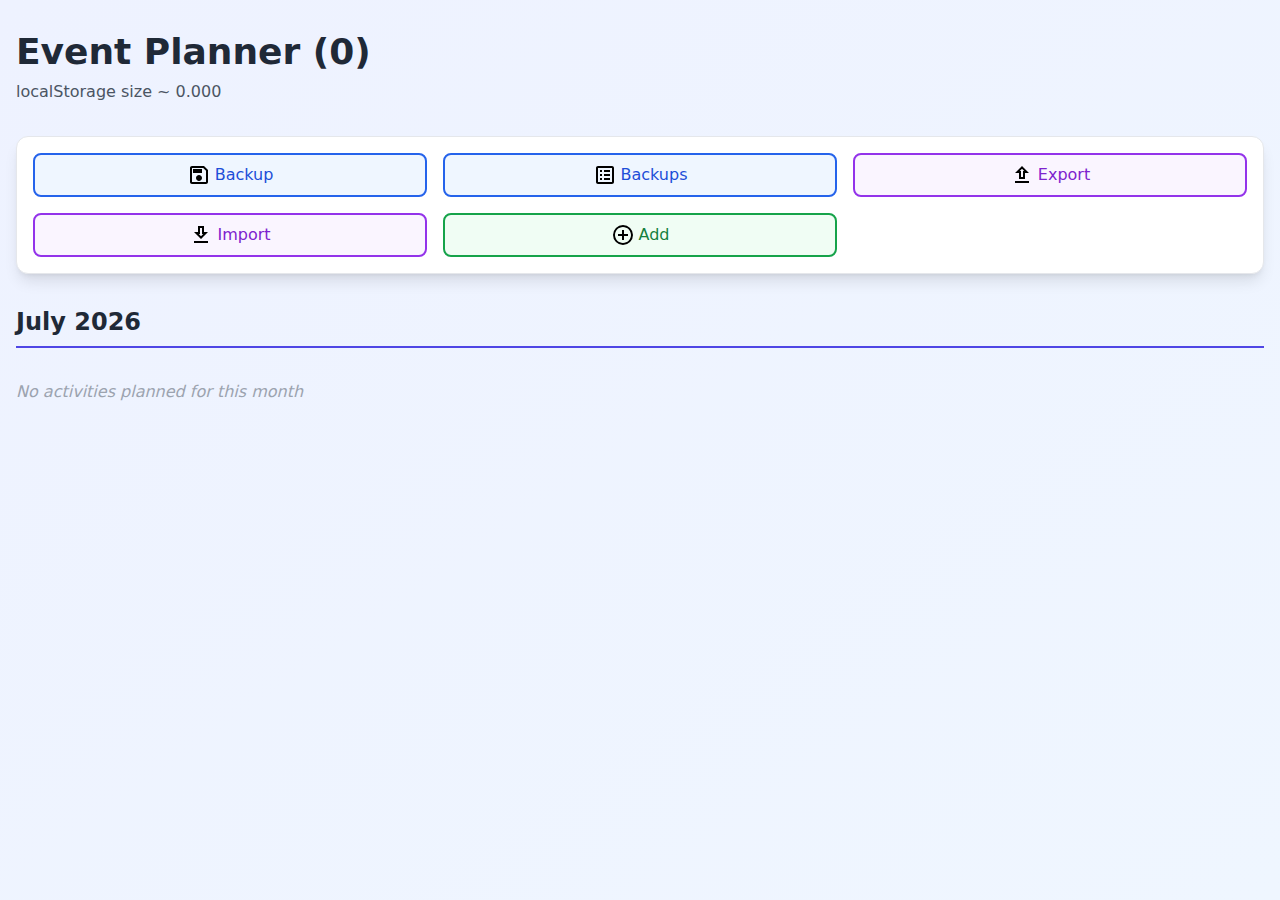
<file: planner/index.html>
<!DOCTYPE html>
<html lang="en">
  <head>
    <meta charset="UTF-8" />
    <link rel="icon" type="image/svg+xml" href="/vite.svg" />
    <meta name="viewport" content="width=device-width, initial-scale=1.0" />
    <meta name="theme-color" content="#6366f1" />
    <title>Event Planner</title>
    <script type="module" crossorigin src="/planner/assets/index-BwKV4uLC.js"></script>
    <link rel="stylesheet" crossorigin href="/planner/assets/index-Cf2uO8eh.css">
  <link rel="manifest" href="/planner/manifest.webmanifest"><script id="vite-plugin-pwa:register-sw" src="/planner/registerSW.js"></script></head>
  <body>
    <div id="app"></div>
  </body>
</html>
</file>
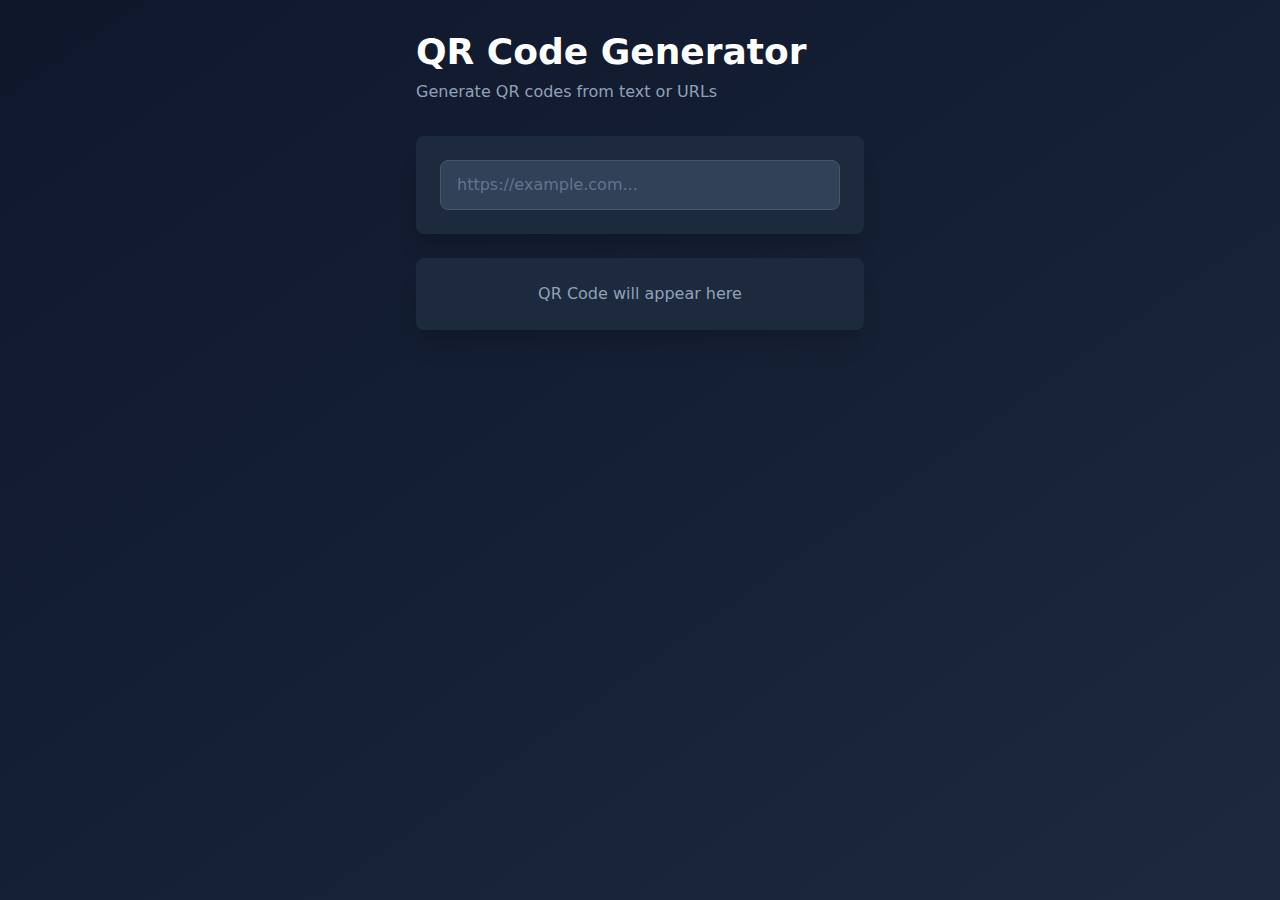
<file: qrcode/index.html>
<!doctype html>
<html lang="en">
  <head>
    <meta charset="UTF-8" />
    <!-- <meta name="color-scheme" content="light" /> -->
    <meta name="color-scheme" content="light dark" />
    <link rel="icon" type="image/x-icon" href="/qrcode/qrcode.ico" />
    <meta name="viewport" content="width=device-width, initial-scale=1.0" />
    <title> Qrcode generator </title>
    <script type="module" crossorigin src="/qrcode/assets/index-CghSPINJ.js"></script>
    <link rel="stylesheet" crossorigin href="/qrcode/assets/index-B0m99VZN.css">
  <link rel="manifest" href="/qrcode/manifest.webmanifest"><script id="vite-plugin-pwa:register-sw" src="/qrcode/registerSW.js"></script></head>
  <body>
    <div id="app"></div>
  </body>
</html>
</file>
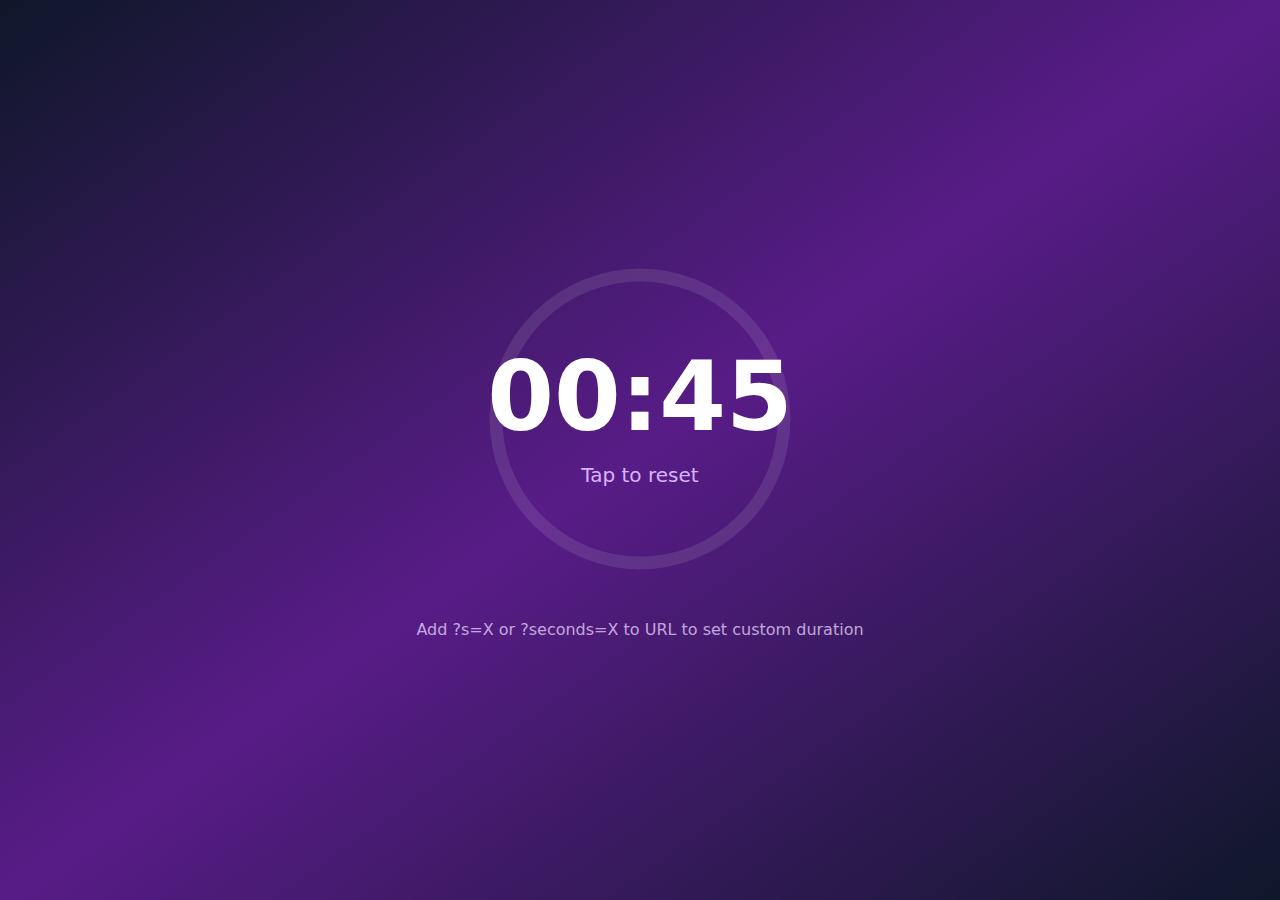
<file: timer/index.html>
<!DOCTYPE html>
<html lang="en">
  <head>
    <meta charset="UTF-8" />
    <link rel="icon" type="image/svg+xml" href="/vite.svg" />
    <meta name="viewport" content="width=device-width, initial-scale=1.0" />
    <meta name="theme-color" content="#6366f1" />
    <title>Countdown timer</title>
    <script type="module" crossorigin src="/timer/assets/index-DkCSlcEg.js"></script>
    <link rel="stylesheet" crossorigin href="/timer/assets/index-BojtV80K.css">
  <link rel="manifest" href="/timer/manifest.webmanifest"><script id="vite-plugin-pwa:register-sw" src="/timer/registerSW.js"></script></head>
  <body>
    <div id="app"></div>
  </body>
</html>
</file>
<file: planner/assets/index-Cf2uO8eh.css>
*,:before,:after{--tw-border-spacing-x: 0;--tw-border-spacing-y: 0;--tw-translate-x: 0;--tw-translate-y: 0;--tw-rotate: 0;--tw-skew-x: 0;--tw-skew-y: 0;--tw-scale-x: 1;--tw-scale-y: 1;--tw-pan-x: ;--tw-pan-y: ;--tw-pinch-zoom: ;--tw-scroll-snap-strictness: proximity;--tw-gradient-from-position: ;--tw-gradient-via-position: ;--tw-gradient-to-position: ;--tw-ordinal: ;--tw-slashed-zero: ;--tw-numeric-figure: ;--tw-numeric-spacing: ;--tw-numeric-fraction: ;--tw-ring-inset: ;--tw-ring-offset-width: 0px;--tw-ring-offset-color: #fff;--tw-ring-color: rgb(59 130 246 / .5);--tw-ring-offset-shadow: 0 0 #0000;--tw-ring-shadow: 0 0 #0000;--tw-shadow: 0 0 #0000;--tw-shadow-colored: 0 0 #0000;--tw-blur: ;--tw-brightness: ;--tw-contrast: ;--tw-grayscale: ;--tw-hue-rotate: ;--tw-invert: ;--tw-saturate: ;--tw-sepia: ;--tw-drop-shadow: ;--tw-backdrop-blur: ;--tw-backdrop-brightness: ;--tw-backdrop-contrast: ;--tw-backdrop-grayscale: ;--tw-backdrop-hue-rotate: ;--tw-backdrop-invert: ;--tw-backdrop-opacity: ;--tw-backdrop-saturate: ;--tw-backdrop-sepia: ;--tw-contain-size: ;--tw-contain-layout: ;--tw-contain-paint: ;--tw-contain-style: }::backdrop{--tw-border-spacing-x: 0;--tw-border-spacing-y: 0;--tw-translate-x: 0;--tw-translate-y: 0;--tw-rotate: 0;--tw-skew-x: 0;--tw-skew-y: 0;--tw-scale-x: 1;--tw-scale-y: 1;--tw-pan-x: ;--tw-pan-y: ;--tw-pinch-zoom: ;--tw-scroll-snap-strictness: proximity;--tw-gradient-from-position: ;--tw-gradient-via-position: ;--tw-gradient-to-position: ;--tw-ordinal: ;--tw-slashed-zero: ;--tw-numeric-figure: ;--tw-numeric-spacing: ;--tw-numeric-fraction: ;--tw-ring-inset: ;--tw-ring-offset-width: 0px;--tw-ring-offset-color: #fff;--tw-ring-color: rgb(59 130 246 / .5);--tw-ring-offset-shadow: 0 0 #0000;--tw-ring-shadow: 0 0 #0000;--tw-shadow: 0 0 #0000;--tw-shadow-colored: 0 0 #0000;--tw-blur: ;--tw-brightness: ;--tw-contrast: ;--tw-grayscale: ;--tw-hue-rotate: ;--tw-invert: ;--tw-saturate: ;--tw-sepia: ;--tw-drop-shadow: ;--tw-backdrop-blur: ;--tw-backdrop-brightness: ;--tw-backdrop-contrast: ;--tw-backdrop-grayscale: ;--tw-backdrop-hue-rotate: ;--tw-backdrop-invert: ;--tw-backdrop-opacity: ;--tw-backdrop-saturate: ;--tw-backdrop-sepia: ;--tw-contain-size: ;--tw-contain-layout: ;--tw-contain-paint: ;--tw-contain-style: }*,:before,:after{box-sizing:border-box;border-width:0;border-style:solid;border-color:#e5e7eb}:before,:after{--tw-content: ""}html,:host{line-height:1.5;-webkit-text-size-adjust:100%;-moz-tab-size:4;-o-tab-size:4;tab-size:4;font-family:ui-sans-serif,system-ui,sans-serif,"Apple Color Emoji","Segoe UI Emoji",Segoe UI Symbol,"Noto Color Emoji";font-feature-settings:normal;font-variation-settings:normal;-webkit-tap-highlight-color:transparent}body{margin:0;line-height:inherit}hr{height:0;color:inherit;border-top-width:1px}abbr:where([title]){-webkit-text-decoration:underline dotted;text-decoration:underline dotted}h1,h2,h3,h4,h5,h6{font-size:inherit;font-weight:inherit}a{color:inherit;text-decoration:inherit}b,strong{font-weight:bolder}code,kbd,samp,pre{font-family:ui-monospace,SFMono-Regular,Menlo,Monaco,Consolas,Liberation Mono,Courier New,monospace;font-feature-settings:normal;font-variation-settings:normal;font-size:1em}small{font-size:80%}sub,sup{font-size:75%;line-height:0;position:relative;vertical-align:baseline}sub{bottom:-.25em}sup{top:-.5em}table{text-indent:0;border-color:inherit;border-collapse:collapse}button,input,optgroup,select,textarea{font-family:inherit;font-feature-settings:inherit;font-variation-settings:inherit;font-size:100%;font-weight:inherit;line-height:inherit;letter-spacing:inherit;color:inherit;margin:0;padding:0}button,select{text-transform:none}button,input:where([type=button]),input:where([type=reset]),input:where([type=submit]){-webkit-appearance:button;background-color:transparent;background-image:none}:-moz-focusring{outline:auto}:-moz-ui-invalid{box-shadow:none}progress{vertical-align:baseline}::-webkit-inner-spin-button,::-webkit-outer-spin-button{height:auto}[type=search]{-webkit-appearance:textfield;outline-offset:-2px}::-webkit-search-decoration{-webkit-appearance:none}::-webkit-file-upload-button{-webkit-appearance:button;font:inherit}summary{display:list-item}blockquote,dl,dd,h1,h2,h3,h4,h5,h6,hr,figure,p,pre{margin:0}fieldset{margin:0;padding:0}legend{padding:0}ol,ul,menu{list-style:none;margin:0;padding:0}dialog{padding:0}textarea{resize:vertical}input::-moz-placeholder,textarea::-moz-placeholder{opacity:1;color:#9ca3af}input::placeholder,textarea::placeholder{opacity:1;color:#9ca3af}button,[role=button]{cursor:pointer}:disabled{cursor:default}img,svg,video,canvas,audio,iframe,embed,object{display:block;vertical-align:middle}img,video{max-width:100%;height:auto}[hidden]:where(:not([hidden=until-found])){display:none}.container{width:100%}@media (min-width: 640px){.container{max-width:640px}}@media (min-width: 768px){.container{max-width:768px}}@media (min-width: 1024px){.container{max-width:1024px}}@media (min-width: 1280px){.container{max-width:1280px}}@media (min-width: 1536px){.container{max-width:1536px}}.fixed{position:fixed}.relative{position:relative}.inset-0{top:0;right:0;bottom:0;left:0}.right-2{right:.5rem}.top-2{top:.5rem}.z-50{z-index:50}.mx-auto{margin-left:auto;margin-right:auto}.my-4{margin-top:1rem;margin-bottom:1rem}.mb-2{margin-bottom:.5rem}.mb-3{margin-bottom:.75rem}.mb-4{margin-bottom:1rem}.mb-8{margin-bottom:2rem}.mt-4{margin-top:1rem}.flex{display:flex}.grid{display:grid}.hidden{display:none}.h-14{height:3.5rem}.h-4{height:1rem}.h-5{height:1.25rem}.h-8{height:2rem}.h-\[1\.5em\]{height:1.5em}.max-h-96{max-height:24rem}.max-h-full{max-height:100%}.min-h-screen{min-height:100vh}.w-14{width:3.5rem}.w-4{width:1rem}.w-5{width:1.25rem}.w-8{width:2rem}.w-\[1\.5em\]{width:1.5em}.w-full{width:100%}.max-w-7xl{max-width:80rem}.max-w-full{max-width:100%}.max-w-md{max-width:28rem}.flex-1{flex:1 1 0%}.flex-shrink-0{flex-shrink:0}.select-none{-webkit-user-select:none;-moz-user-select:none;user-select:none}.grid-cols-1{grid-template-columns:repeat(1,minmax(0,1fr))}.grid-cols-2{grid-template-columns:repeat(2,minmax(0,1fr))}.grid-cols-4{grid-template-columns:repeat(4,minmax(0,1fr))}.items-start{align-items:flex-start}.items-center{align-items:center}.justify-center{justify-content:center}.justify-between{justify-content:space-between}.gap-1{gap:.25rem}.gap-2{gap:.5rem}.gap-3{gap:.75rem}.gap-4{gap:1rem}.gap-8{gap:2rem}.space-y-2>:not([hidden])~:not([hidden]){--tw-space-y-reverse: 0;margin-top:calc(.5rem * calc(1 - var(--tw-space-y-reverse)));margin-bottom:calc(.5rem * var(--tw-space-y-reverse))}.space-y-8>:not([hidden])~:not([hidden]){--tw-space-y-reverse: 0;margin-top:calc(2rem * calc(1 - var(--tw-space-y-reverse)));margin-bottom:calc(2rem * var(--tw-space-y-reverse))}.overflow-hidden{overflow:hidden}.overflow-y-auto{overflow-y:auto}.text-ellipsis{text-overflow:ellipsis}.whitespace-nowrap{white-space:nowrap}.rounded{border-radius:.25rem}.rounded-lg{border-radius:.5rem}.rounded-md{border-radius:.375rem}.rounded-xl{border-radius:.75rem}.border{border-width:1px}.border-2{border-width:2px}.border-b-2{border-bottom-width:2px}.border-blue-600{--tw-border-opacity: 1;border-color:rgb(37 99 235 / var(--tw-border-opacity, 1))}.border-gray-200{--tw-border-opacity: 1;border-color:rgb(229 231 235 / var(--tw-border-opacity, 1))}.border-gray-300{--tw-border-opacity: 1;border-color:rgb(209 213 219 / var(--tw-border-opacity, 1))}.border-green-600{--tw-border-opacity: 1;border-color:rgb(22 163 74 / var(--tw-border-opacity, 1))}.border-indigo-600{--tw-border-opacity: 1;border-color:rgb(79 70 229 / var(--tw-border-opacity, 1))}.border-purple-600{--tw-border-opacity: 1;border-color:rgb(147 51 234 / var(--tw-border-opacity, 1))}.border-red-500\/50{border-color:#ef444480}.bg-black{--tw-bg-opacity: 1;background-color:rgb(0 0 0 / var(--tw-bg-opacity, 1))}.bg-blue-100{--tw-bg-opacity: 1;background-color:rgb(219 234 254 / var(--tw-bg-opacity, 1))}.bg-blue-300{--tw-bg-opacity: 1;background-color:rgb(147 197 253 / var(--tw-bg-opacity, 1))}.bg-blue-50{--tw-bg-opacity: 1;background-color:rgb(239 246 255 / var(--tw-bg-opacity, 1))}.bg-gray-300{--tw-bg-opacity: 1;background-color:rgb(209 213 219 / var(--tw-bg-opacity, 1))}.bg-gray-800{--tw-bg-opacity: 1;background-color:rgb(31 41 55 / var(--tw-bg-opacity, 1))}.bg-green-100{--tw-bg-opacity: 1;background-color:rgb(220 252 231 / var(--tw-bg-opacity, 1))}.bg-green-300{--tw-bg-opacity: 1;background-color:rgb(134 239 172 / var(--tw-bg-opacity, 1))}.bg-green-50{--tw-bg-opacity: 1;background-color:rgb(240 253 244 / var(--tw-bg-opacity, 1))}.bg-green-600{--tw-bg-opacity: 1;background-color:rgb(22 163 74 / var(--tw-bg-opacity, 1))}.bg-indigo-600{--tw-bg-opacity: 1;background-color:rgb(79 70 229 / var(--tw-bg-opacity, 1))}.bg-purple-50{--tw-bg-opacity: 1;background-color:rgb(250 245 255 / var(--tw-bg-opacity, 1))}.bg-red-100{--tw-bg-opacity: 1;background-color:rgb(254 226 226 / var(--tw-bg-opacity, 1))}.bg-red-300{--tw-bg-opacity: 1;background-color:rgb(252 165 165 / var(--tw-bg-opacity, 1))}.bg-red-500{--tw-bg-opacity: 1;background-color:rgb(239 68 68 / var(--tw-bg-opacity, 1))}.bg-red-600{--tw-bg-opacity: 1;background-color:rgb(220 38 38 / var(--tw-bg-opacity, 1))}.bg-red-900\/30{background-color:#7f1d1d4d}.bg-white{--tw-bg-opacity: 1;background-color:rgb(255 255 255 / var(--tw-bg-opacity, 1))}.bg-yellow-100{--tw-bg-opacity: 1;background-color:rgb(254 249 195 / var(--tw-bg-opacity, 1))}.bg-yellow-300{--tw-bg-opacity: 1;background-color:rgb(253 224 71 / var(--tw-bg-opacity, 1))}.bg-opacity-95{--tw-bg-opacity: .95}.bg-gradient-to-br{background-image:linear-gradient(to bottom right,var(--tw-gradient-stops))}.from-indigo-50{--tw-gradient-from: #eef2ff var(--tw-gradient-from-position);--tw-gradient-to: rgb(238 242 255 / 0) var(--tw-gradient-to-position);--tw-gradient-stops: var(--tw-gradient-from), var(--tw-gradient-to)}.to-blue-50{--tw-gradient-to: #eff6ff var(--tw-gradient-to-position)}.object-contain{-o-object-fit:contain;object-fit:contain}.object-cover{-o-object-fit:cover;object-fit:cover}.p-1{padding:.25rem}.p-4{padding:1rem}.p-6{padding:1.5rem}.px-3{padding-left:.75rem;padding-right:.75rem}.px-4{padding-left:1rem;padding-right:1rem}.py-1{padding-top:.25rem;padding-bottom:.25rem}.py-2{padding-top:.5rem;padding-bottom:.5rem}.py-4{padding-top:1rem;padding-bottom:1rem}.py-8{padding-top:2rem;padding-bottom:2rem}.pb-2{padding-bottom:.5rem}.text-2xl{font-size:1.5rem;line-height:2rem}.text-4xl{font-size:2.25rem;line-height:2.5rem}.text-lg{font-size:1.125rem;line-height:1.75rem}.text-sm{font-size:.875rem;line-height:1.25rem}.font-bold{font-weight:700}.font-medium{font-weight:500}.font-semibold{font-weight:600}.italic{font-style:italic}.text-blue-500{--tw-text-opacity: 1;color:rgb(59 130 246 / var(--tw-text-opacity, 1))}.text-blue-600{--tw-text-opacity: 1;color:rgb(37 99 235 / var(--tw-text-opacity, 1))}.text-blue-700{--tw-text-opacity: 1;color:rgb(29 78 216 / var(--tw-text-opacity, 1))}.text-gray-400{--tw-text-opacity: 1;color:rgb(156 163 175 / var(--tw-text-opacity, 1))}.text-gray-600{--tw-text-opacity: 1;color:rgb(75 85 99 / var(--tw-text-opacity, 1))}.text-gray-700{--tw-text-opacity: 1;color:rgb(55 65 81 / var(--tw-text-opacity, 1))}.text-gray-800{--tw-text-opacity: 1;color:rgb(31 41 55 / var(--tw-text-opacity, 1))}.text-green-700{--tw-text-opacity: 1;color:rgb(21 128 61 / var(--tw-text-opacity, 1))}.text-indigo-600{--tw-text-opacity: 1;color:rgb(79 70 229 / var(--tw-text-opacity, 1))}.text-purple-700{--tw-text-opacity: 1;color:rgb(126 34 206 / var(--tw-text-opacity, 1))}.text-red-400{--tw-text-opacity: 1;color:rgb(248 113 113 / var(--tw-text-opacity, 1))}.text-red-600{--tw-text-opacity: 1;color:rgb(220 38 38 / var(--tw-text-opacity, 1))}.text-white{--tw-text-opacity: 1;color:rgb(255 255 255 / var(--tw-text-opacity, 1))}.underline{text-decoration-line:underline}.line-through{text-decoration-line:line-through}.opacity-100{opacity:1}.shadow-lg{--tw-shadow: 0 10px 15px -3px rgb(0 0 0 / .1), 0 4px 6px -4px rgb(0 0 0 / .1);--tw-shadow-colored: 0 10px 15px -3px var(--tw-shadow-color), 0 4px 6px -4px var(--tw-shadow-color);box-shadow:var(--tw-ring-offset-shadow, 0 0 #0000),var(--tw-ring-shadow, 0 0 #0000),var(--tw-shadow)}.shadow-md{--tw-shadow: 0 4px 6px -1px rgb(0 0 0 / .1), 0 2px 4px -2px rgb(0 0 0 / .1);--tw-shadow-colored: 0 4px 6px -1px var(--tw-shadow-color), 0 2px 4px -2px var(--tw-shadow-color);box-shadow:var(--tw-ring-offset-shadow, 0 0 #0000),var(--tw-ring-shadow, 0 0 #0000),var(--tw-shadow)}.filter{filter:var(--tw-blur) var(--tw-brightness) var(--tw-contrast) var(--tw-grayscale) var(--tw-hue-rotate) var(--tw-invert) var(--tw-saturate) var(--tw-sepia) var(--tw-drop-shadow)}.transition{transition-property:color,background-color,border-color,text-decoration-color,fill,stroke,opacity,box-shadow,transform,filter,backdrop-filter;transition-timing-function:cubic-bezier(.4,0,.2,1);transition-duration:.15s}.transition-all{transition-property:all;transition-timing-function:cubic-bezier(.4,0,.2,1);transition-duration:.15s}.transition-colors{transition-property:color,background-color,border-color,text-decoration-color,fill,stroke;transition-timing-function:cubic-bezier(.4,0,.2,1);transition-duration:.15s}.duration-200{transition-duration:.2s}.hover\:bg-gray-400:hover{--tw-bg-opacity: 1;background-color:rgb(156 163 175 / var(--tw-bg-opacity, 1))}.hover\:bg-green-700:hover{--tw-bg-opacity: 1;background-color:rgb(21 128 61 / var(--tw-bg-opacity, 1))}.hover\:bg-indigo-700:hover{--tw-bg-opacity: 1;background-color:rgb(67 56 202 / var(--tw-bg-opacity, 1))}.hover\:bg-red-600:hover{--tw-bg-opacity: 1;background-color:rgb(220 38 38 / var(--tw-bg-opacity, 1))}.hover\:bg-red-700:hover{--tw-bg-opacity: 1;background-color:rgb(185 28 28 / var(--tw-bg-opacity, 1))}.hover\:text-blue-700:hover{--tw-text-opacity: 1;color:rgb(29 78 216 / var(--tw-text-opacity, 1))}.hover\:text-red-300:hover{--tw-text-opacity: 1;color:rgb(252 165 165 / var(--tw-text-opacity, 1))}.hover\:text-red-700:hover{--tw-text-opacity: 1;color:rgb(185 28 28 / var(--tw-text-opacity, 1))}.focus\:outline-none:focus{outline:2px solid transparent;outline-offset:2px}.focus\:ring-2:focus{--tw-ring-offset-shadow: var(--tw-ring-inset) 0 0 0 var(--tw-ring-offset-width) var(--tw-ring-offset-color);--tw-ring-shadow: var(--tw-ring-inset) 0 0 0 calc(2px + var(--tw-ring-offset-width)) var(--tw-ring-color);box-shadow:var(--tw-ring-offset-shadow),var(--tw-ring-shadow),var(--tw-shadow, 0 0 #0000)}.focus\:ring-indigo-500:focus{--tw-ring-opacity: 1;--tw-ring-color: rgb(99 102 241 / var(--tw-ring-opacity, 1))}.group:hover .group-hover\:opacity-100{opacity:1}@media (min-width: 640px){.sm\:grid-cols-2{grid-template-columns:repeat(2,minmax(0,1fr))}}@media (min-width: 768px){.md\:grid-cols-2{grid-template-columns:repeat(2,minmax(0,1fr))}}@media (min-width: 1024px){.lg\:grid-cols-3{grid-template-columns:repeat(3,minmax(0,1fr))}}
</file>
<file: qrcode/assets/index-B0m99VZN.css>
@layer properties{@supports ((-webkit-hyphens:none) and (not (margin-trim:inline))) or ((-moz-orient:inline) and (not (color:rgb(from red r g b)))){*,:before,:after,::backdrop{--tw-border-style:solid;--tw-gradient-position:initial;--tw-gradient-from:#0000;--tw-gradient-via:#0000;--tw-gradient-to:#0000;--tw-gradient-stops:initial;--tw-gradient-via-stops:initial;--tw-gradient-from-position:0%;--tw-gradient-via-position:50%;--tw-gradient-to-position:100%;--tw-font-weight:initial;--tw-shadow:0 0 #0000;--tw-shadow-color:initial;--tw-shadow-alpha:100%;--tw-inset-shadow:0 0 #0000;--tw-inset-shadow-color:initial;--tw-inset-shadow-alpha:100%;--tw-ring-color:initial;--tw-ring-shadow:0 0 #0000;--tw-inset-ring-color:initial;--tw-inset-ring-shadow:0 0 #0000;--tw-ring-inset:initial;--tw-ring-offset-width:0px;--tw-ring-offset-color:#fff;--tw-ring-offset-shadow:0 0 #0000}}}@layer theme{:root,:host{--font-sans:ui-sans-serif,system-ui,sans-serif,"Apple Color Emoji","Segoe UI Emoji","Segoe UI Symbol","Noto Color Emoji";--font-mono:ui-monospace,SFMono-Regular,Menlo,Monaco,Consolas,"Liberation Mono","Courier New",monospace;--color-blue-500:oklch(62.3% .214 259.815);--color-slate-200:oklch(92.9% .013 255.508);--color-slate-400:oklch(70.4% .04 256.788);--color-slate-500:oklch(55.4% .046 257.417);--color-slate-600:oklch(44.6% .043 257.281);--color-slate-700:oklch(37.2% .044 257.287);--color-slate-800:oklch(27.9% .041 260.031);--color-slate-900:oklch(20.8% .042 265.755);--color-white:#fff;--spacing:.25rem;--container-xs:20rem;--container-md:28rem;--text-sm:.875rem;--text-sm--line-height:calc(1.25/.875);--text-4xl:2.25rem;--text-4xl--line-height:calc(2.5/2.25);--font-weight-medium:500;--font-weight-bold:700;--radius-lg:.5rem;--default-font-family:var(--font-sans);--default-mono-font-family:var(--font-mono)}}@layer base{*,:after,:before,::backdrop{box-sizing:border-box;border:0 solid;margin:0;padding:0}::file-selector-button{box-sizing:border-box;border:0 solid;margin:0;padding:0}html,:host{-webkit-text-size-adjust:100%;-moz-tab-size:4;-o-tab-size:4;tab-size:4;line-height:1.5;font-family:var(--default-font-family,ui-sans-serif,system-ui,sans-serif,"Apple Color Emoji","Segoe UI Emoji","Segoe UI Symbol","Noto Color Emoji");font-feature-settings:var(--default-font-feature-settings,normal);font-variation-settings:var(--default-font-variation-settings,normal);-webkit-tap-highlight-color:transparent}hr{height:0;color:inherit;border-top-width:1px}abbr:where([title]){-webkit-text-decoration:underline dotted;text-decoration:underline dotted}h1,h2,h3,h4,h5,h6{font-size:inherit;font-weight:inherit}a{color:inherit;-webkit-text-decoration:inherit;text-decoration:inherit}b,strong{font-weight:bolder}code,kbd,samp,pre{font-family:var(--default-mono-font-family,ui-monospace,SFMono-Regular,Menlo,Monaco,Consolas,"Liberation Mono","Courier New",monospace);font-feature-settings:var(--default-mono-font-feature-settings,normal);font-variation-settings:var(--default-mono-font-variation-settings,normal);font-size:1em}small{font-size:80%}sub,sup{vertical-align:baseline;font-size:75%;line-height:0;position:relative}sub{bottom:-.25em}sup{top:-.5em}table{text-indent:0;border-color:inherit;border-collapse:collapse}:-moz-focusring{outline:auto}progress{vertical-align:baseline}summary{display:list-item}ol,ul,menu{list-style:none}img,svg,video,canvas,audio,iframe,embed,object{vertical-align:middle;display:block}img,video{max-width:100%;height:auto}button,input,select,optgroup,textarea{font:inherit;font-feature-settings:inherit;font-variation-settings:inherit;letter-spacing:inherit;color:inherit;opacity:1;background-color:#0000;border-radius:0}::file-selector-button{font:inherit;font-feature-settings:inherit;font-variation-settings:inherit;letter-spacing:inherit;color:inherit;opacity:1;background-color:#0000;border-radius:0}:where(select:is([multiple],[size])) optgroup{font-weight:bolder}:where(select:is([multiple],[size])) optgroup option{padding-inline-start:20px}::file-selector-button{margin-inline-end:4px}::-moz-placeholder{opacity:1}::placeholder{opacity:1}@supports (not (-webkit-appearance:-apple-pay-button)) or (contain-intrinsic-size:1px){::-moz-placeholder{color:currentColor}::placeholder{color:currentColor}@supports (color:color-mix(in lab,red,red)){::-moz-placeholder{color:color-mix(in oklab,currentcolor 50%,transparent)}::placeholder{color:color-mix(in oklab,currentcolor 50%,transparent)}}}textarea{resize:vertical}::-webkit-search-decoration{-webkit-appearance:none}::-webkit-date-and-time-value{min-height:1lh;text-align:inherit}::-webkit-datetime-edit{display:inline-flex}::-webkit-datetime-edit-fields-wrapper{padding:0}::-webkit-datetime-edit{padding-block:0}::-webkit-datetime-edit-year-field{padding-block:0}::-webkit-datetime-edit-month-field{padding-block:0}::-webkit-datetime-edit-day-field{padding-block:0}::-webkit-datetime-edit-hour-field{padding-block:0}::-webkit-datetime-edit-minute-field{padding-block:0}::-webkit-datetime-edit-second-field{padding-block:0}::-webkit-datetime-edit-millisecond-field{padding-block:0}::-webkit-datetime-edit-meridiem-field{padding-block:0}::-webkit-calendar-picker-indicator{line-height:1}:-moz-ui-invalid{box-shadow:none}button,input:where([type=button],[type=reset],[type=submit]){-webkit-appearance:button;-moz-appearance:button;appearance:button}::file-selector-button{-webkit-appearance:button;-moz-appearance:button;appearance:button}::-webkit-inner-spin-button{height:auto}::-webkit-outer-spin-button{height:auto}[hidden]:where(:not([hidden=until-found])){display:none!important}}@layer components;@layer utilities{.mx-auto{margin-inline:auto}.mb-2{margin-bottom:calc(var(--spacing)*2)}.mb-3{margin-bottom:calc(var(--spacing)*3)}.mb-6{margin-bottom:calc(var(--spacing)*6)}.mb-8{margin-bottom:calc(var(--spacing)*8)}.block{display:block}.flex{display:flex}.min-h-screen{min-height:100vh}.w-full{width:100%}.max-w-md{max-width:var(--container-md)}.max-w-xs{max-width:var(--container-xs)}.justify-center{justify-content:center}.rounded-lg{border-radius:var(--radius-lg)}.border{border-style:var(--tw-border-style);border-width:1px}.border-slate-600{border-color:var(--color-slate-600)}.bg-slate-700{background-color:var(--color-slate-700)}.bg-slate-800{background-color:var(--color-slate-800)}.bg-gradient-to-br{--tw-gradient-position:to bottom right in oklab;background-image:linear-gradient(var(--tw-gradient-stops))}.from-slate-900{--tw-gradient-from:var(--color-slate-900);--tw-gradient-stops:var(--tw-gradient-via-stops,var(--tw-gradient-position),var(--tw-gradient-from)var(--tw-gradient-from-position),var(--tw-gradient-to)var(--tw-gradient-to-position))}.to-slate-800{--tw-gradient-to:var(--color-slate-800);--tw-gradient-stops:var(--tw-gradient-via-stops,var(--tw-gradient-position),var(--tw-gradient-from)var(--tw-gradient-from-position),var(--tw-gradient-to)var(--tw-gradient-to-position))}.p-4{padding:calc(var(--spacing)*4)}.p-6{padding:calc(var(--spacing)*6)}.p-8{padding:calc(var(--spacing)*8)}.px-4{padding-inline:calc(var(--spacing)*4)}.py-3{padding-block:calc(var(--spacing)*3)}.text-center{text-align:center}.text-4xl{font-size:var(--text-4xl);line-height:var(--tw-leading,var(--text-4xl--line-height))}.text-sm{font-size:var(--text-sm);line-height:var(--tw-leading,var(--text-sm--line-height))}.font-bold{--tw-font-weight:var(--font-weight-bold);font-weight:var(--font-weight-bold)}.font-medium{--tw-font-weight:var(--font-weight-medium);font-weight:var(--font-weight-medium)}.text-slate-200{color:var(--color-slate-200)}.text-slate-400{color:var(--color-slate-400)}.text-white{color:var(--color-white)}.placeholder-slate-500::-moz-placeholder{color:var(--color-slate-500)}.placeholder-slate-500::placeholder{color:var(--color-slate-500)}.shadow-xl{--tw-shadow:0 20px 25px -5px var(--tw-shadow-color,#0000001a),0 8px 10px -6px var(--tw-shadow-color,#0000001a);box-shadow:var(--tw-inset-shadow),var(--tw-inset-ring-shadow),var(--tw-ring-offset-shadow),var(--tw-ring-shadow),var(--tw-shadow)}.focus\:border-transparent:focus{border-color:#0000}.focus\:ring-2:focus{--tw-ring-shadow:var(--tw-ring-inset,)0 0 0 calc(2px + var(--tw-ring-offset-width))var(--tw-ring-color,currentcolor);box-shadow:var(--tw-inset-shadow),var(--tw-inset-ring-shadow),var(--tw-ring-offset-shadow),var(--tw-ring-shadow),var(--tw-shadow)}.focus\:ring-blue-500:focus{--tw-ring-color:var(--color-blue-500)}.focus\:outline-none:focus{--tw-outline-style:none;outline-style:none}}@property --tw-border-style{syntax:"*";inherits:false;initial-value:solid}@property --tw-gradient-position{syntax:"*";inherits:false}@property --tw-gradient-from{syntax:"<color>";inherits:false;initial-value:#0000}@property --tw-gradient-via{syntax:"<color>";inherits:false;initial-value:#0000}@property --tw-gradient-to{syntax:"<color>";inherits:false;initial-value:#0000}@property --tw-gradient-stops{syntax:"*";inherits:false}@property --tw-gradient-via-stops{syntax:"*";inherits:false}@property --tw-gradient-from-position{syntax:"<length-percentage>";inherits:false;initial-value:0%}@property --tw-gradient-via-position{syntax:"<length-percentage>";inherits:false;initial-value:50%}@property --tw-gradient-to-position{syntax:"<length-percentage>";inherits:false;initial-value:100%}@property --tw-font-weight{syntax:"*";inherits:false}@property --tw-shadow{syntax:"*";inherits:false;initial-value:0 0 #0000}@property --tw-shadow-color{syntax:"*";inherits:false}@property --tw-shadow-alpha{syntax:"<percentage>";inherits:false;initial-value:100%}@property --tw-inset-shadow{syntax:"*";inherits:false;initial-value:0 0 #0000}@property --tw-inset-shadow-color{syntax:"*";inherits:false}@property --tw-inset-shadow-alpha{syntax:"<percentage>";inherits:false;initial-value:100%}@property --tw-ring-color{syntax:"*";inherits:false}@property --tw-ring-shadow{syntax:"*";inherits:false;initial-value:0 0 #0000}@property --tw-inset-ring-color{syntax:"*";inherits:false}@property --tw-inset-ring-shadow{syntax:"*";inherits:false;initial-value:0 0 #0000}@property --tw-ring-inset{syntax:"*";inherits:false}@property --tw-ring-offset-width{syntax:"<length>";inherits:false;initial-value:0}@property --tw-ring-offset-color{syntax:"*";inherits:false;initial-value:#fff}@property --tw-ring-offset-shadow{syntax:"*";inherits:false;initial-value:0 0 #0000}
</file>
<file: timer/assets/index-BojtV80K.css>
*,:before,:after{--tw-border-spacing-x: 0;--tw-border-spacing-y: 0;--tw-translate-x: 0;--tw-translate-y: 0;--tw-rotate: 0;--tw-skew-x: 0;--tw-skew-y: 0;--tw-scale-x: 1;--tw-scale-y: 1;--tw-pan-x: ;--tw-pan-y: ;--tw-pinch-zoom: ;--tw-scroll-snap-strictness: proximity;--tw-gradient-from-position: ;--tw-gradient-via-position: ;--tw-gradient-to-position: ;--tw-ordinal: ;--tw-slashed-zero: ;--tw-numeric-figure: ;--tw-numeric-spacing: ;--tw-numeric-fraction: ;--tw-ring-inset: ;--tw-ring-offset-width: 0px;--tw-ring-offset-color: #fff;--tw-ring-color: rgb(59 130 246 / .5);--tw-ring-offset-shadow: 0 0 #0000;--tw-ring-shadow: 0 0 #0000;--tw-shadow: 0 0 #0000;--tw-shadow-colored: 0 0 #0000;--tw-blur: ;--tw-brightness: ;--tw-contrast: ;--tw-grayscale: ;--tw-hue-rotate: ;--tw-invert: ;--tw-saturate: ;--tw-sepia: ;--tw-drop-shadow: ;--tw-backdrop-blur: ;--tw-backdrop-brightness: ;--tw-backdrop-contrast: ;--tw-backdrop-grayscale: ;--tw-backdrop-hue-rotate: ;--tw-backdrop-invert: ;--tw-backdrop-opacity: ;--tw-backdrop-saturate: ;--tw-backdrop-sepia: ;--tw-contain-size: ;--tw-contain-layout: ;--tw-contain-paint: ;--tw-contain-style: }::backdrop{--tw-border-spacing-x: 0;--tw-border-spacing-y: 0;--tw-translate-x: 0;--tw-translate-y: 0;--tw-rotate: 0;--tw-skew-x: 0;--tw-skew-y: 0;--tw-scale-x: 1;--tw-scale-y: 1;--tw-pan-x: ;--tw-pan-y: ;--tw-pinch-zoom: ;--tw-scroll-snap-strictness: proximity;--tw-gradient-from-position: ;--tw-gradient-via-position: ;--tw-gradient-to-position: ;--tw-ordinal: ;--tw-slashed-zero: ;--tw-numeric-figure: ;--tw-numeric-spacing: ;--tw-numeric-fraction: ;--tw-ring-inset: ;--tw-ring-offset-width: 0px;--tw-ring-offset-color: #fff;--tw-ring-color: rgb(59 130 246 / .5);--tw-ring-offset-shadow: 0 0 #0000;--tw-ring-shadow: 0 0 #0000;--tw-shadow: 0 0 #0000;--tw-shadow-colored: 0 0 #0000;--tw-blur: ;--tw-brightness: ;--tw-contrast: ;--tw-grayscale: ;--tw-hue-rotate: ;--tw-invert: ;--tw-saturate: ;--tw-sepia: ;--tw-drop-shadow: ;--tw-backdrop-blur: ;--tw-backdrop-brightness: ;--tw-backdrop-contrast: ;--tw-backdrop-grayscale: ;--tw-backdrop-hue-rotate: ;--tw-backdrop-invert: ;--tw-backdrop-opacity: ;--tw-backdrop-saturate: ;--tw-backdrop-sepia: ;--tw-contain-size: ;--tw-contain-layout: ;--tw-contain-paint: ;--tw-contain-style: }*,:before,:after{box-sizing:border-box;border-width:0;border-style:solid;border-color:#e5e7eb}:before,:after{--tw-content: ""}html,:host{line-height:1.5;-webkit-text-size-adjust:100%;-moz-tab-size:4;-o-tab-size:4;tab-size:4;font-family:ui-sans-serif,system-ui,sans-serif,"Apple Color Emoji","Segoe UI Emoji",Segoe UI Symbol,"Noto Color Emoji";font-feature-settings:normal;font-variation-settings:normal;-webkit-tap-highlight-color:transparent}body{margin:0;line-height:inherit}hr{height:0;color:inherit;border-top-width:1px}abbr:where([title]){-webkit-text-decoration:underline dotted;text-decoration:underline dotted}h1,h2,h3,h4,h5,h6{font-size:inherit;font-weight:inherit}a{color:inherit;text-decoration:inherit}b,strong{font-weight:bolder}code,kbd,samp,pre{font-family:ui-monospace,SFMono-Regular,Menlo,Monaco,Consolas,Liberation Mono,Courier New,monospace;font-feature-settings:normal;font-variation-settings:normal;font-size:1em}small{font-size:80%}sub,sup{font-size:75%;line-height:0;position:relative;vertical-align:baseline}sub{bottom:-.25em}sup{top:-.5em}table{text-indent:0;border-color:inherit;border-collapse:collapse}button,input,optgroup,select,textarea{font-family:inherit;font-feature-settings:inherit;font-variation-settings:inherit;font-size:100%;font-weight:inherit;line-height:inherit;letter-spacing:inherit;color:inherit;margin:0;padding:0}button,select{text-transform:none}button,input:where([type=button]),input:where([type=reset]),input:where([type=submit]){-webkit-appearance:button;background-color:transparent;background-image:none}:-moz-focusring{outline:auto}:-moz-ui-invalid{box-shadow:none}progress{vertical-align:baseline}::-webkit-inner-spin-button,::-webkit-outer-spin-button{height:auto}[type=search]{-webkit-appearance:textfield;outline-offset:-2px}::-webkit-search-decoration{-webkit-appearance:none}::-webkit-file-upload-button{-webkit-appearance:button;font:inherit}summary{display:list-item}blockquote,dl,dd,h1,h2,h3,h4,h5,h6,hr,figure,p,pre{margin:0}fieldset{margin:0;padding:0}legend{padding:0}ol,ul,menu{list-style:none;margin:0;padding:0}dialog{padding:0}textarea{resize:vertical}input::-moz-placeholder,textarea::-moz-placeholder{opacity:1;color:#9ca3af}input::placeholder,textarea::placeholder{opacity:1;color:#9ca3af}button,[role=button]{cursor:pointer}:disabled{cursor:default}img,svg,video,canvas,audio,iframe,embed,object{display:block;vertical-align:middle}img,video{max-width:100%;height:auto}[hidden]:where(:not([hidden=until-found])){display:none}.absolute{position:absolute}.relative{position:relative}.inset-0{top:0;right:0;bottom:0;left:0}.mt-2{margin-top:.5rem}.mt-4{margin-top:1rem}.mt-8{margin-top:2rem}.inline-block{display:inline-block}.flex{display:flex}.h-64{height:16rem}.min-h-screen{min-height:100vh}.w-64{width:16rem}.-rotate-90{--tw-rotate: -90deg;transform:translate(var(--tw-translate-x),var(--tw-translate-y)) rotate(var(--tw-rotate)) skew(var(--tw-skew-x)) skewY(var(--tw-skew-y)) scaleX(var(--tw-scale-x)) scaleY(var(--tw-scale-y))}.transform{transform:translate(var(--tw-translate-x),var(--tw-translate-y)) rotate(var(--tw-rotate)) skew(var(--tw-skew-x)) skewY(var(--tw-skew-y)) scaleX(var(--tw-scale-x)) scaleY(var(--tw-scale-y))}.cursor-pointer{cursor:pointer}.select-none{-webkit-user-select:none;-moz-user-select:none;user-select:none}.items-center{align-items:center}.justify-center{justify-content:center}.bg-gradient-to-br{background-image:linear-gradient(to bottom right,var(--tw-gradient-stops))}.from-slate-900{--tw-gradient-from: #0f172a var(--tw-gradient-from-position);--tw-gradient-to: rgb(15 23 42 / 0) var(--tw-gradient-to-position);--tw-gradient-stops: var(--tw-gradient-from), var(--tw-gradient-to)}.via-purple-900{--tw-gradient-to: rgb(88 28 135 / 0) var(--tw-gradient-to-position);--tw-gradient-stops: var(--tw-gradient-from), #581c87 var(--tw-gradient-via-position), var(--tw-gradient-to)}.to-slate-900{--tw-gradient-to: #0f172a var(--tw-gradient-to-position)}.p-4{padding:1rem}.text-center{text-align:center}.text-6xl{font-size:3.75rem;line-height:1}.text-lg{font-size:1.125rem;line-height:1.75rem}.text-sm{font-size:.875rem;line-height:1.25rem}.font-bold{font-weight:700}.font-medium{font-weight:500}.text-purple-200{--tw-text-opacity: 1;color:rgb(233 213 255 / var(--tw-text-opacity, 1))}.text-purple-300{--tw-text-opacity: 1;color:rgb(216 180 254 / var(--tw-text-opacity, 1))}.text-red-500{--tw-text-opacity: 1;color:rgb(239 68 68 / var(--tw-text-opacity, 1))}.text-white{--tw-text-opacity: 1;color:rgb(255 255 255 / var(--tw-text-opacity, 1))}.opacity-75{opacity:.75}.transition-all{transition-property:all;transition-timing-function:cubic-bezier(.4,0,.2,1);transition-duration:.15s}.transition-colors{transition-property:color,background-color,border-color,text-decoration-color,fill,stroke;transition-timing-function:cubic-bezier(.4,0,.2,1);transition-duration:.15s}.duration-1000{transition-duration:1s}.duration-300{transition-duration:.3s}.ease-linear{transition-timing-function:linear}@media (min-width: 768px){.md\:h-80{height:20rem}.md\:w-80{width:20rem}.md\:text-8xl{font-size:6rem;line-height:1}.md\:text-base{font-size:1rem;line-height:1.5rem}.md\:text-xl{font-size:1.25rem;line-height:1.75rem}}
</file>
